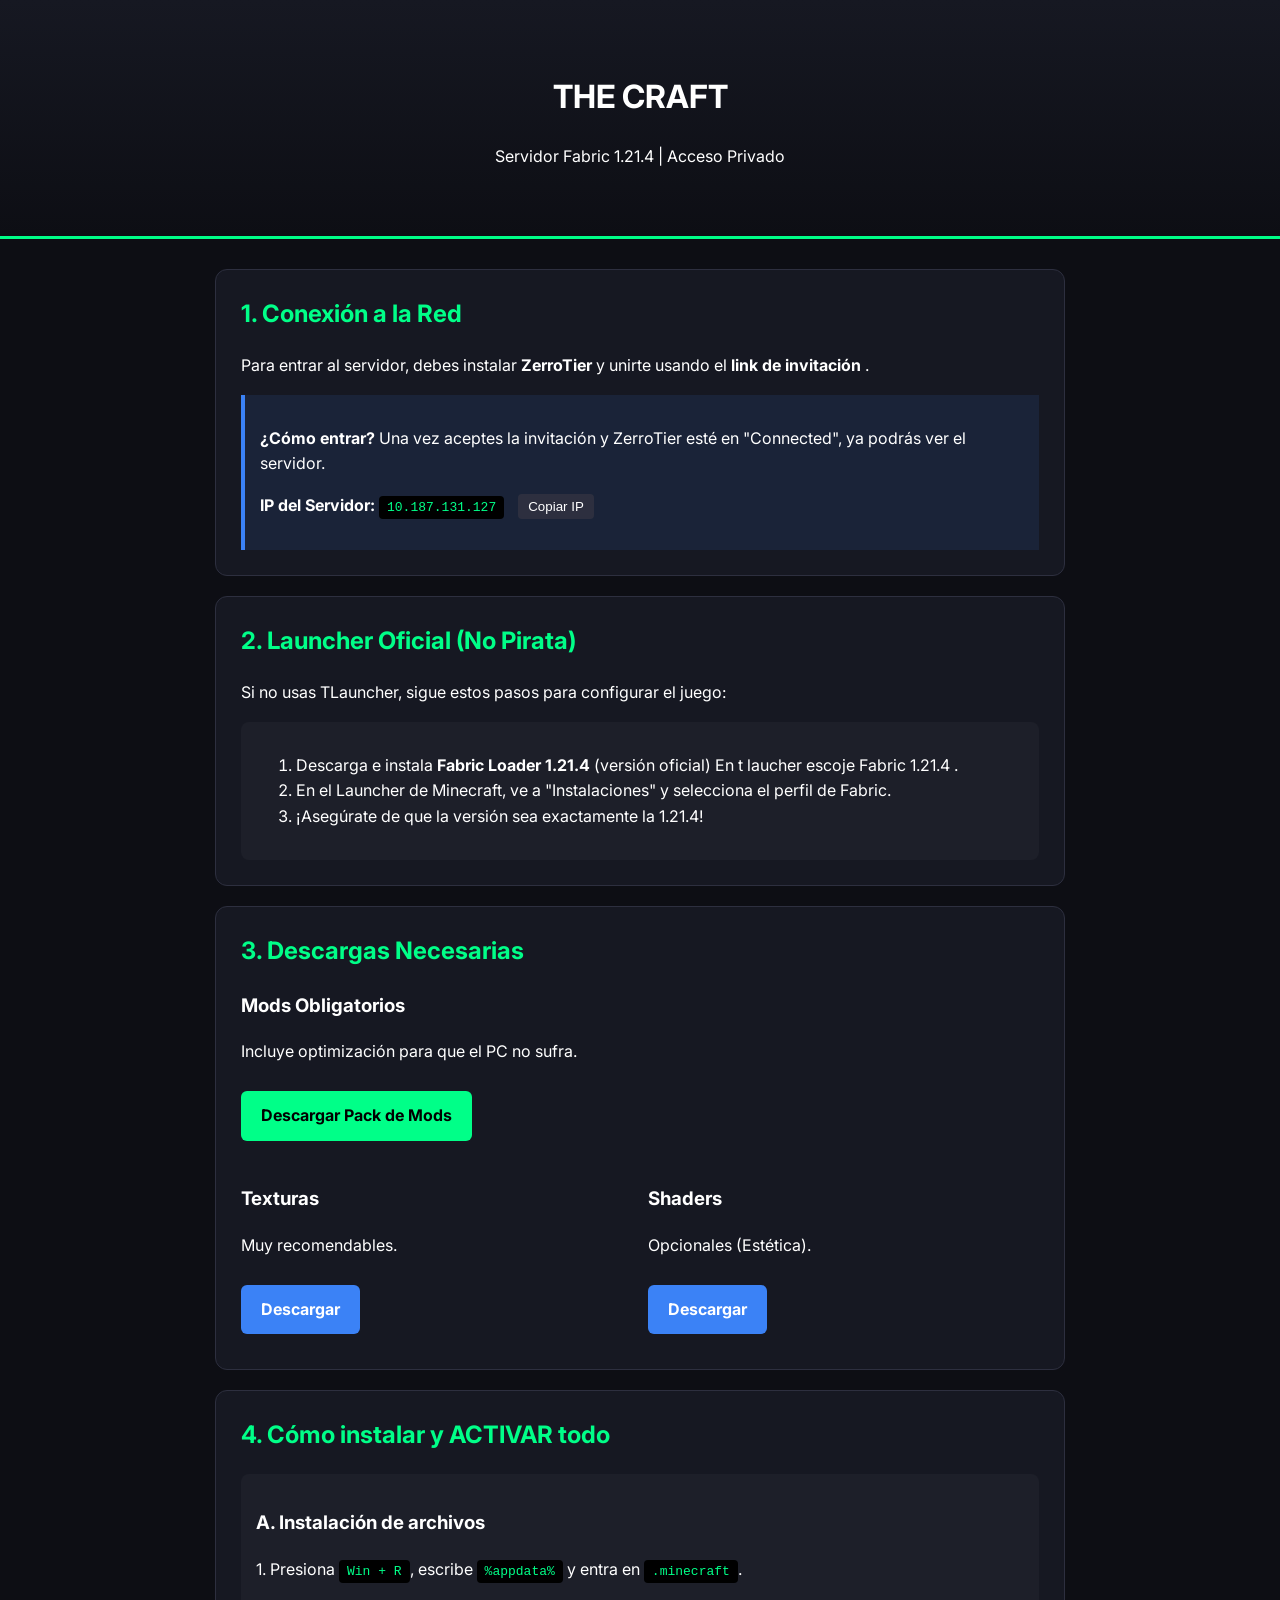
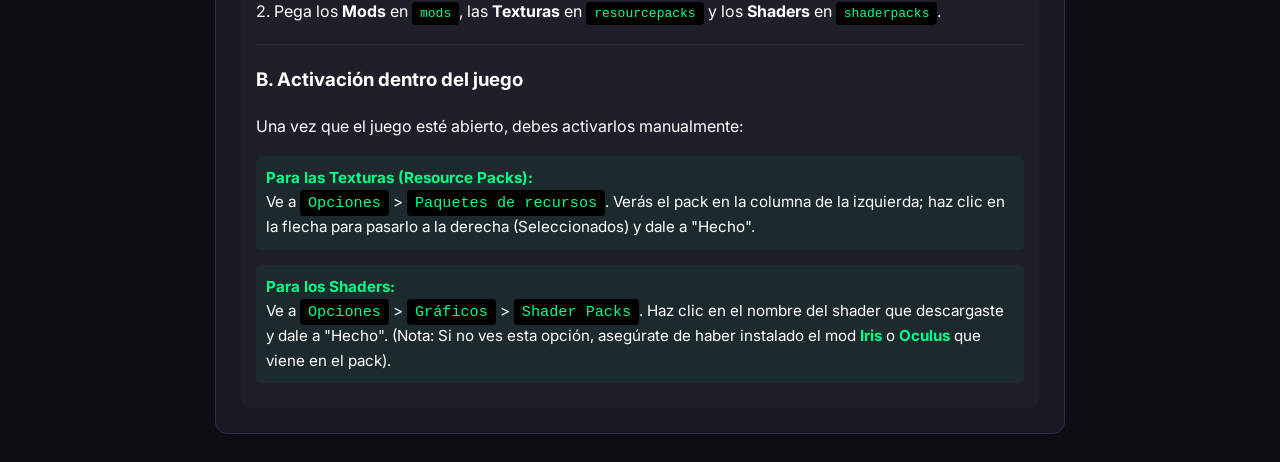
<file: index.html>
<!DOCTYPE html>
<html lang="es">
<head>
    <meta charset="UTF-8">
    <meta name="viewport" content="width=device-width, initial-scale=1.0">
    <title>THE CRAFT - Guía de Inicio</title>
    <link rel="stylesheet" href="style.css">
    <link rel="icon" type="image/png" href="1.png">
    <link href="https://fonts.googleapis.com/css2?family=Inter:wght@400;700&display=swap" rel="stylesheet">
</head>
<body>
    <header>
        <h1>THE CRAFT</h1>
        <p>Servidor Fabric 1.21.4 | Acceso Privado</p>
    </header>

    <main class="container">
        <section class="card connection">
            <h2>1. Conexión a la Red</h2>
            <p>Para entrar al servidor, debes instalar <strong>ZerroTier</strong> y unirte usando el <strong>link de invitación</strong> .</p>
            
            <div class="info-box">
                <p><strong>¿Cómo entrar?</strong> Una vez aceptes la invitación y ZerroTier esté en "Connected", ya podrás ver el servidor.</p>
                <p><strong>IP del Servidor:</strong> <code id="ip">10.187.131.127</code> <button onclick="copyIP()" class="mini-btn">Copiar IP</button></p>
            </div>
        </section>

        <section class="card launcher">
            <h2>2. Launcher Oficial (No Pirata)</h2>
            <p>Si no usas TLauncher, sigue estos pasos para configurar el juego:</p>
            <div class="tutorial-box">
                <ol>
                    <li>Descarga e instala <strong>Fabric Loader 1.21.4</strong> (versión oficial) En t laucher escoje Fabric 1.21.4 .</li>
                    <li>En el Launcher de Minecraft, ve a "Instalaciones" y selecciona el perfil de Fabric.</li>
                    <li>¡Asegúrate de que la versión sea exactamente la 1.21.4!</li>
                </ol>
            </div>
        </section>

        <section class="card downloads">
            <h2>3. Descargas Necesarias</h2>
            <div class="download-item">
                <h3>Mods Obligatorios</h3>
                <p>Incluye optimización para que el PC no sufra.</p>
                <a href="https://drive.google.com/drive/folders/1EH8El63YPlIYSjoV2LIcTD62nZrWYrCs?usp=drive_link" target="_blank" class="btn primary">Descargar Pack de Mods</a>
            </div>

            <div class="grid">
                <div class="item">
                    <h3>Texturas</h3>
                    <p>Muy recomendables.</p>
                    <a href="https://drive.google.com/drive/folders/1UA7KlbFi1k2651f_TzDTbusodfBG6fP9?usp=drive_link" target="_blank" class="btn secondary">Descargar</a>
                </div>
                <div class="item">
                    <h3>Shaders</h3>
                    <p>Opcionales (Estética).</p>
                    <a href="https://drive.google.com/drive/folders/1iIB8_ieIsnOkMPIPDbRFbwtjSX3Dqnk7?usp=drive_link" target="_blank" class="btn secondary">Descargar</a>
                </div>
            </div>
        </section>

        <section class="card tutorial">
            <h2>4. Cómo instalar y ACTIVAR todo</h2>
            <div class="tutorial-box">
                <h3>A. Instalación de archivos</h3>
                <p>1. Presiona <code>Win + R</code>, escribe <code>%appdata%</code> y entra en <code>.minecraft</code>.</p>
                <p>2. Pega los <strong>Mods</strong> en <code>mods</code>, las <strong>Texturas</strong> en <code>resourcepacks</code> y los <strong>Shaders</strong> en <code>shaderpacks</code>.</p>
                
                <hr>

                <h3>B. Activación dentro del juego</h3>
                <p>Una vez que el juego esté abierto, debes activarlos manualmente:</p>
                
                <div class="activation-steps">
                    <p><strong>Para las Texturas (Resource Packs):</strong><br>
                    Ve a <code>Opciones</code> > <code>Paquetes de recursos</code>. Verás el pack en la columna de la izquierda; haz clic en la flecha para pasarlo a la derecha (Seleccionados) y dale a "Hecho".</p>
                    
                    <p><strong>Para los Shaders:</strong><br>
                    Ve a <code>Opciones</code> > <code>Gráficos</code> > <code>Shader Packs</code>. Haz clic en el nombre del shader que descargaste y dale a "Hecho". (Nota: Si no ves esta opción, asegúrate de haber instalado el mod <strong>Iris</strong> o <strong>Oculus</strong> que viene en el pack).</p>
                </div>
            </div>
        </section>
    </main>

    <script src="script.js"></script>
</body>

</html>
</file>
<file: style.css>
:root {
    --bg: #0d0e14;
    --card: #161822;
    --accent: #00ff88;
    --text: #ffffff;
    --secondary: #3b82f6;
}

body {
    font-family: 'Inter', sans-serif;
    background-color: var(--bg);
    color: var(--text);
    margin: 0;
    line-height: 1.6;
}

header {
    background: linear-gradient(180deg, #161822 0%, #0d0e14 100%);
    padding: 50px 20px;
    text-align: center;
    border-bottom: 3px solid var(--accent);
}

.container { max-width: 850px; margin: 30px auto; padding: 0 20px; }

.card {
    background: var(--card);
    padding: 25px;
    border-radius: 12px;
    margin-bottom: 20px;
    border: 1px solid #2d2f3f;
}

h2 { color: var(--accent); margin-top: 0; font-size: 1.5rem; }

.btn {
    display: inline-block;
    padding: 12px 20px;
    background: var(--accent);
    color: #000;
    text-decoration: none;
    border-radius: 6px;
    font-weight: bold;
    margin: 10px 0;
}

.btn.secondary { background: var(--secondary); color: white; }

.info-box {
    background: rgba(59, 130, 246, 0.1);
    padding: 15px;
    border-left: 4px solid var(--secondary);
    margin-top: 15px;
}

.tutorial-box {
    background: rgba(255, 255, 255, 0.03);
    padding: 15px;
    border-radius: 8px;
}

.grid { display: grid; grid-template-columns: 1fr 1fr; gap: 15px; margin-top: 15px; }

code { background: #000; padding: 4px 8px; color: var(--accent); border-radius: 4px; }

.mini-btn { cursor: pointer; border: none; background: #2d2f3f; color: white; padding: 5px 10px; border-radius: 4px; margin-left: 10px; }


hr {
    border: 0;
    border-top: 1px solid #2d2f3f;
    margin: 20px 0;
}

.activation-steps p {
    background: rgba(0, 255, 136, 0.05);
    padding: 10px;
    border-radius: 6px;
    margin-bottom: 10px;
    font-size: 0.95rem;
}

.activation-steps strong {
    color: var(--accent);
}
</file>
